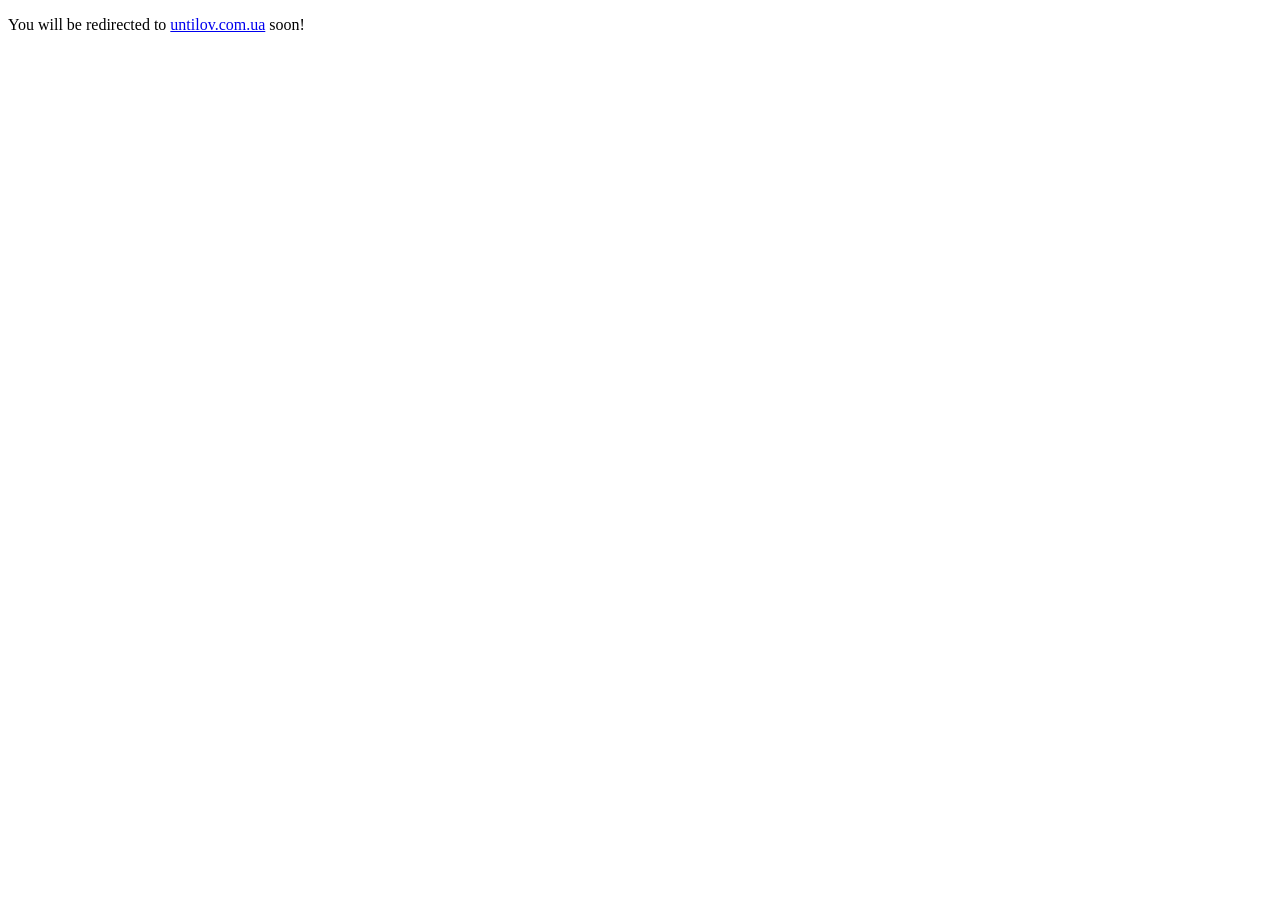
<file: index.html>
<!DOCTYPE html>
<html>
  <head>
    <meta http-equiv="refresh" content="7; url='https://untilov.com.ua'" />
  </head>
  <body>
    <p>You will be redirected to <a href="https://untilov.com.ua">untilov.com.ua</a> soon!</p>
  </body>
</html>
</file>
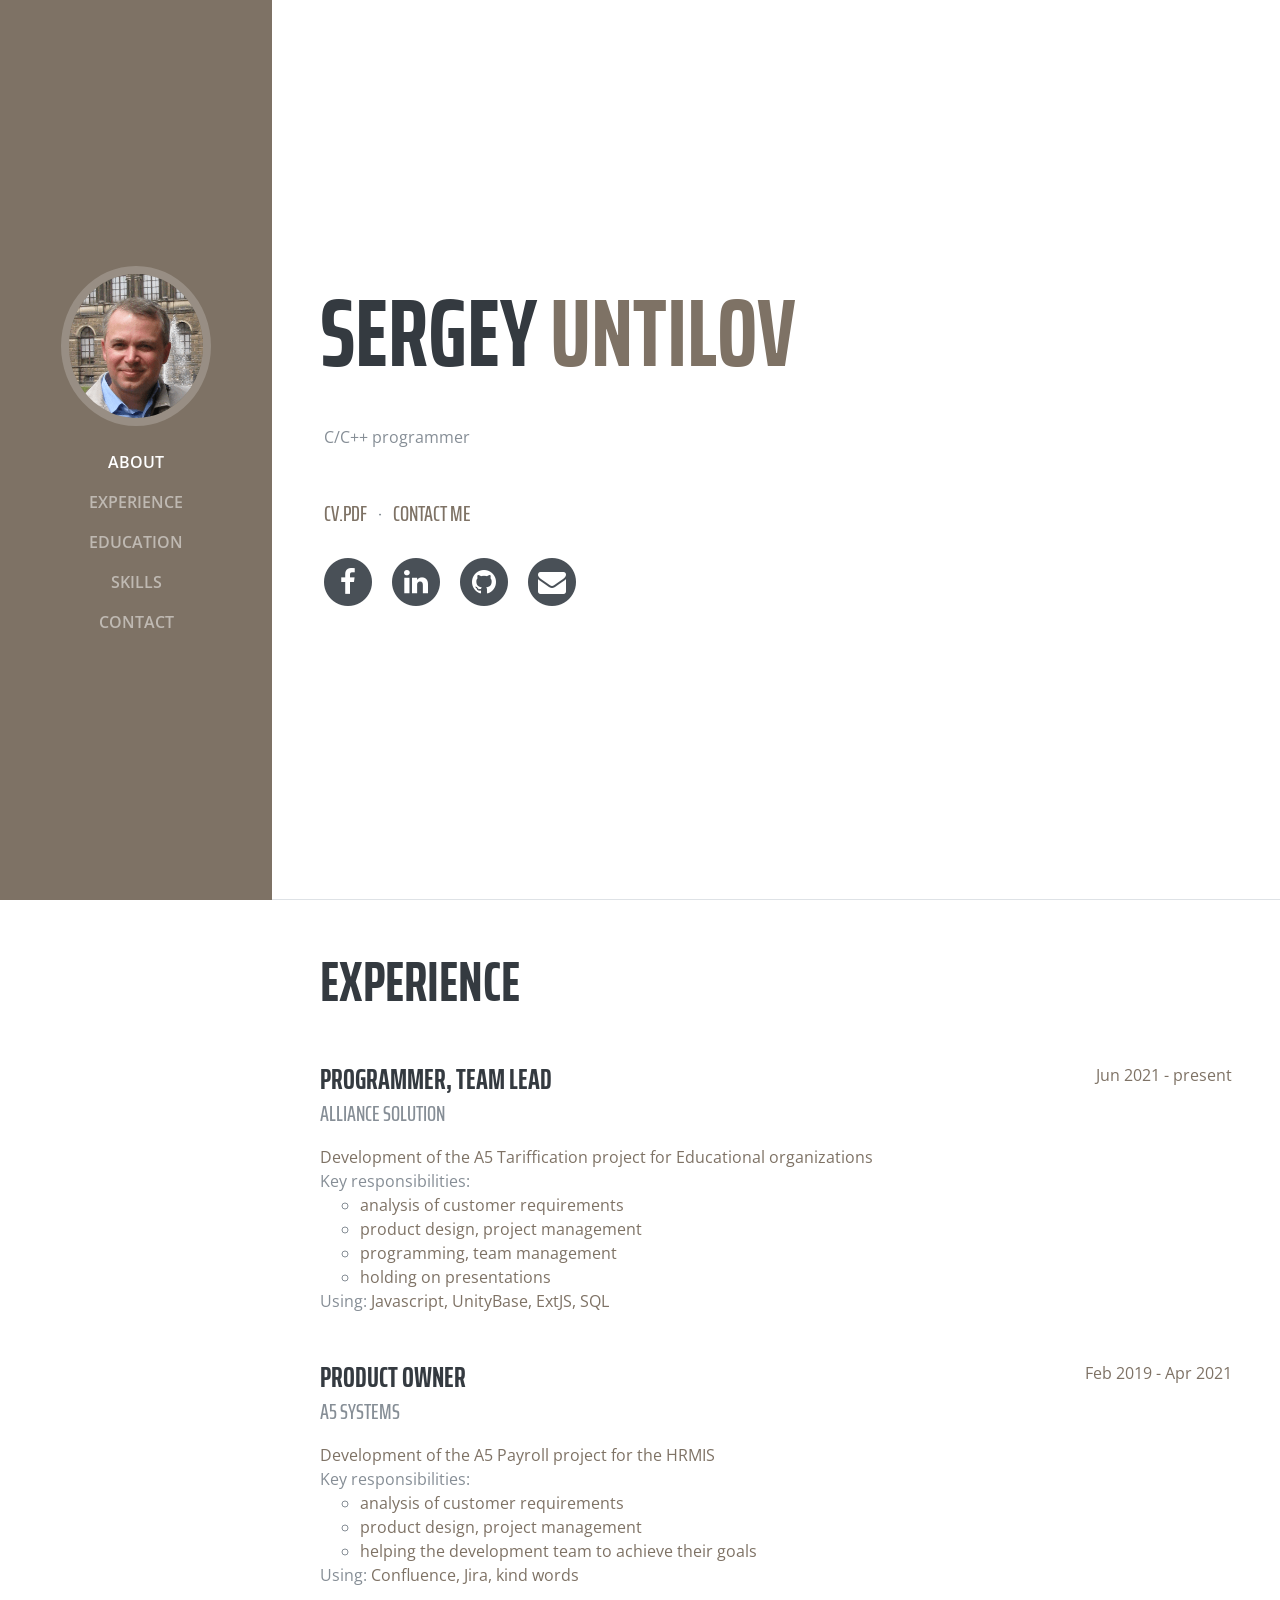
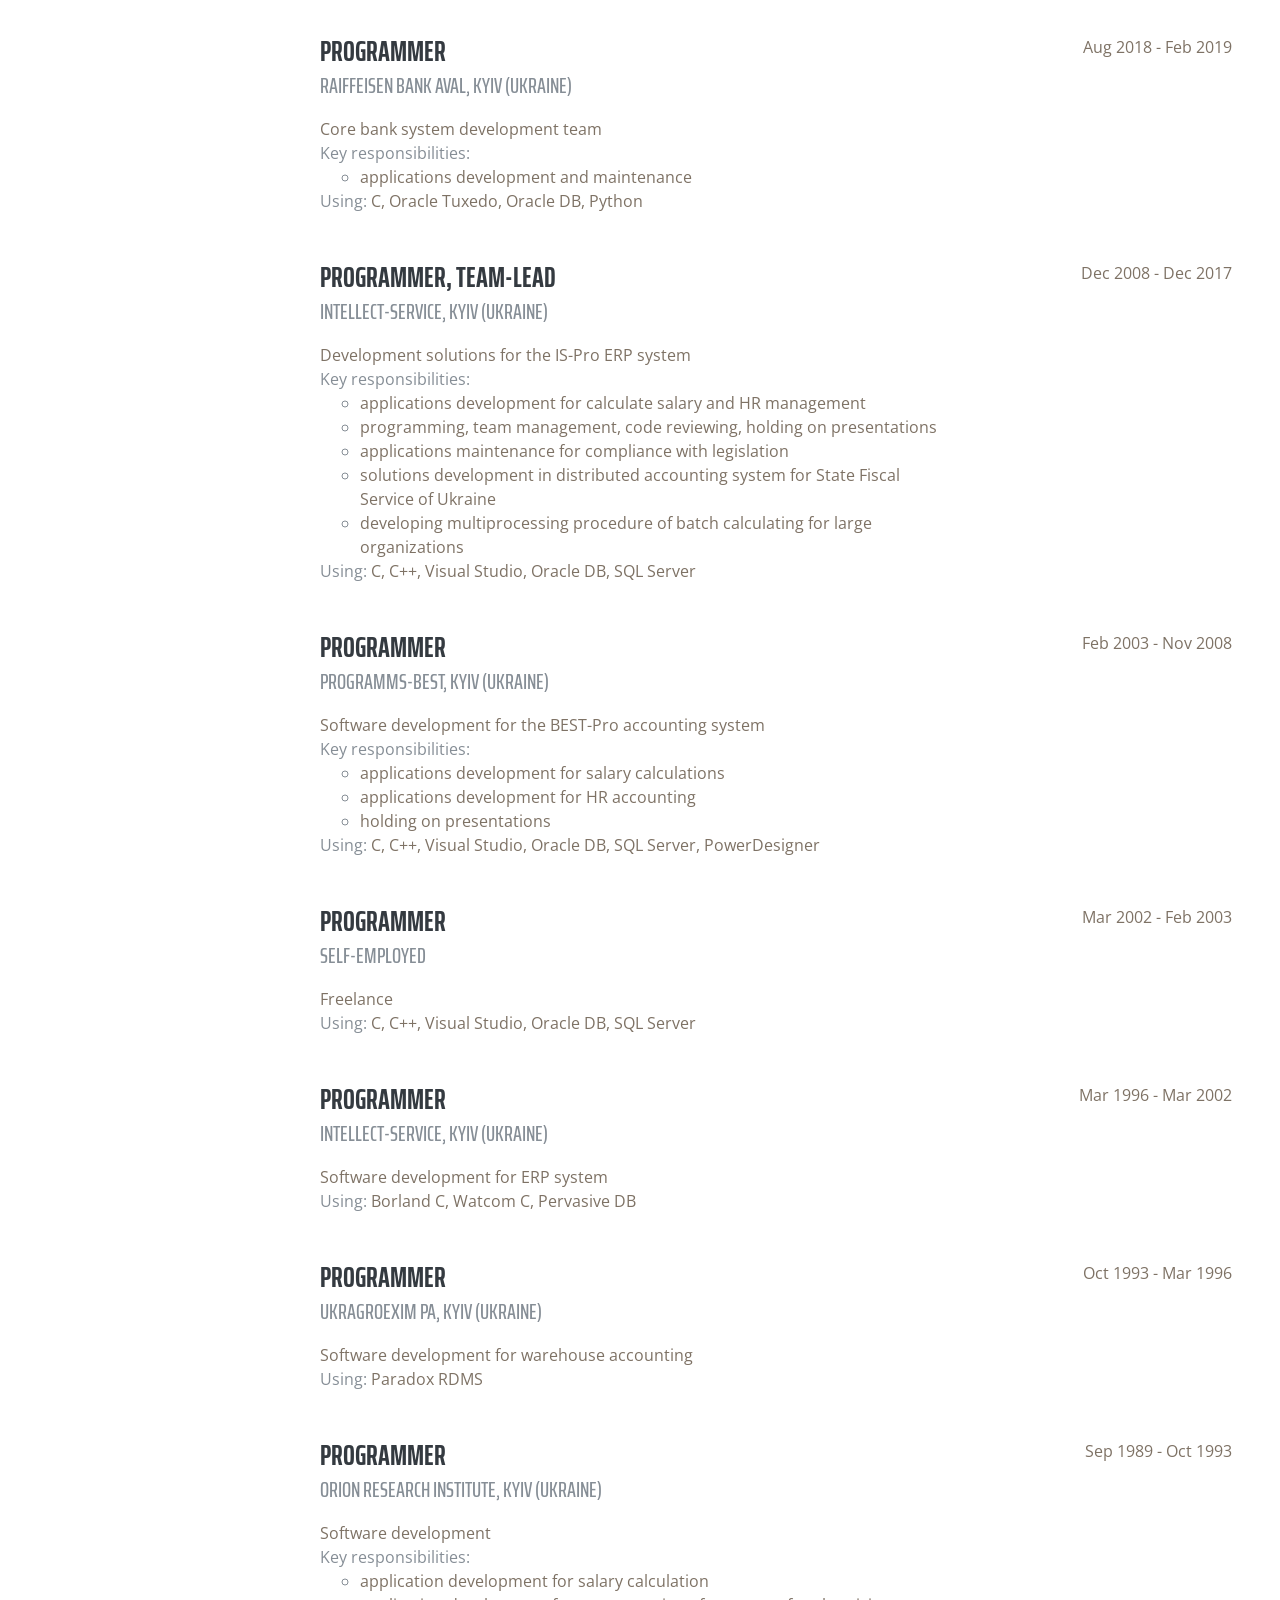
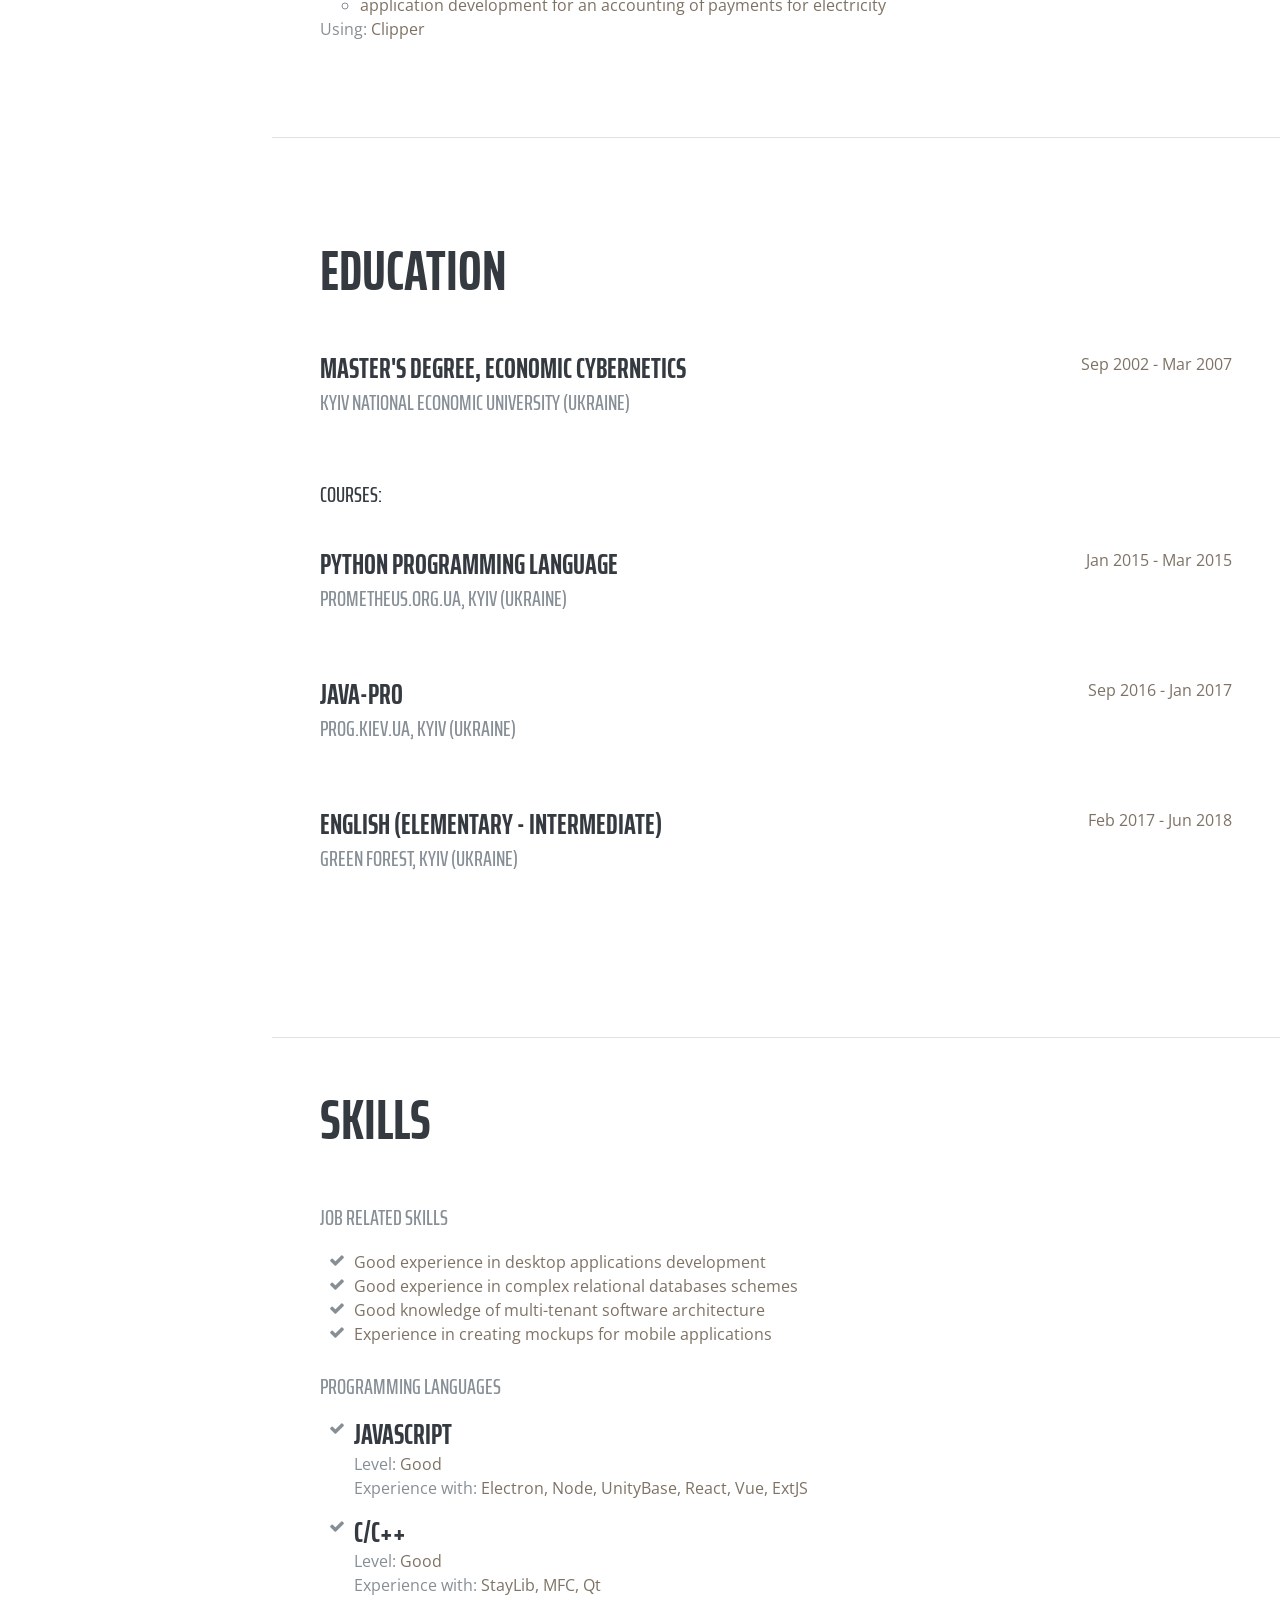
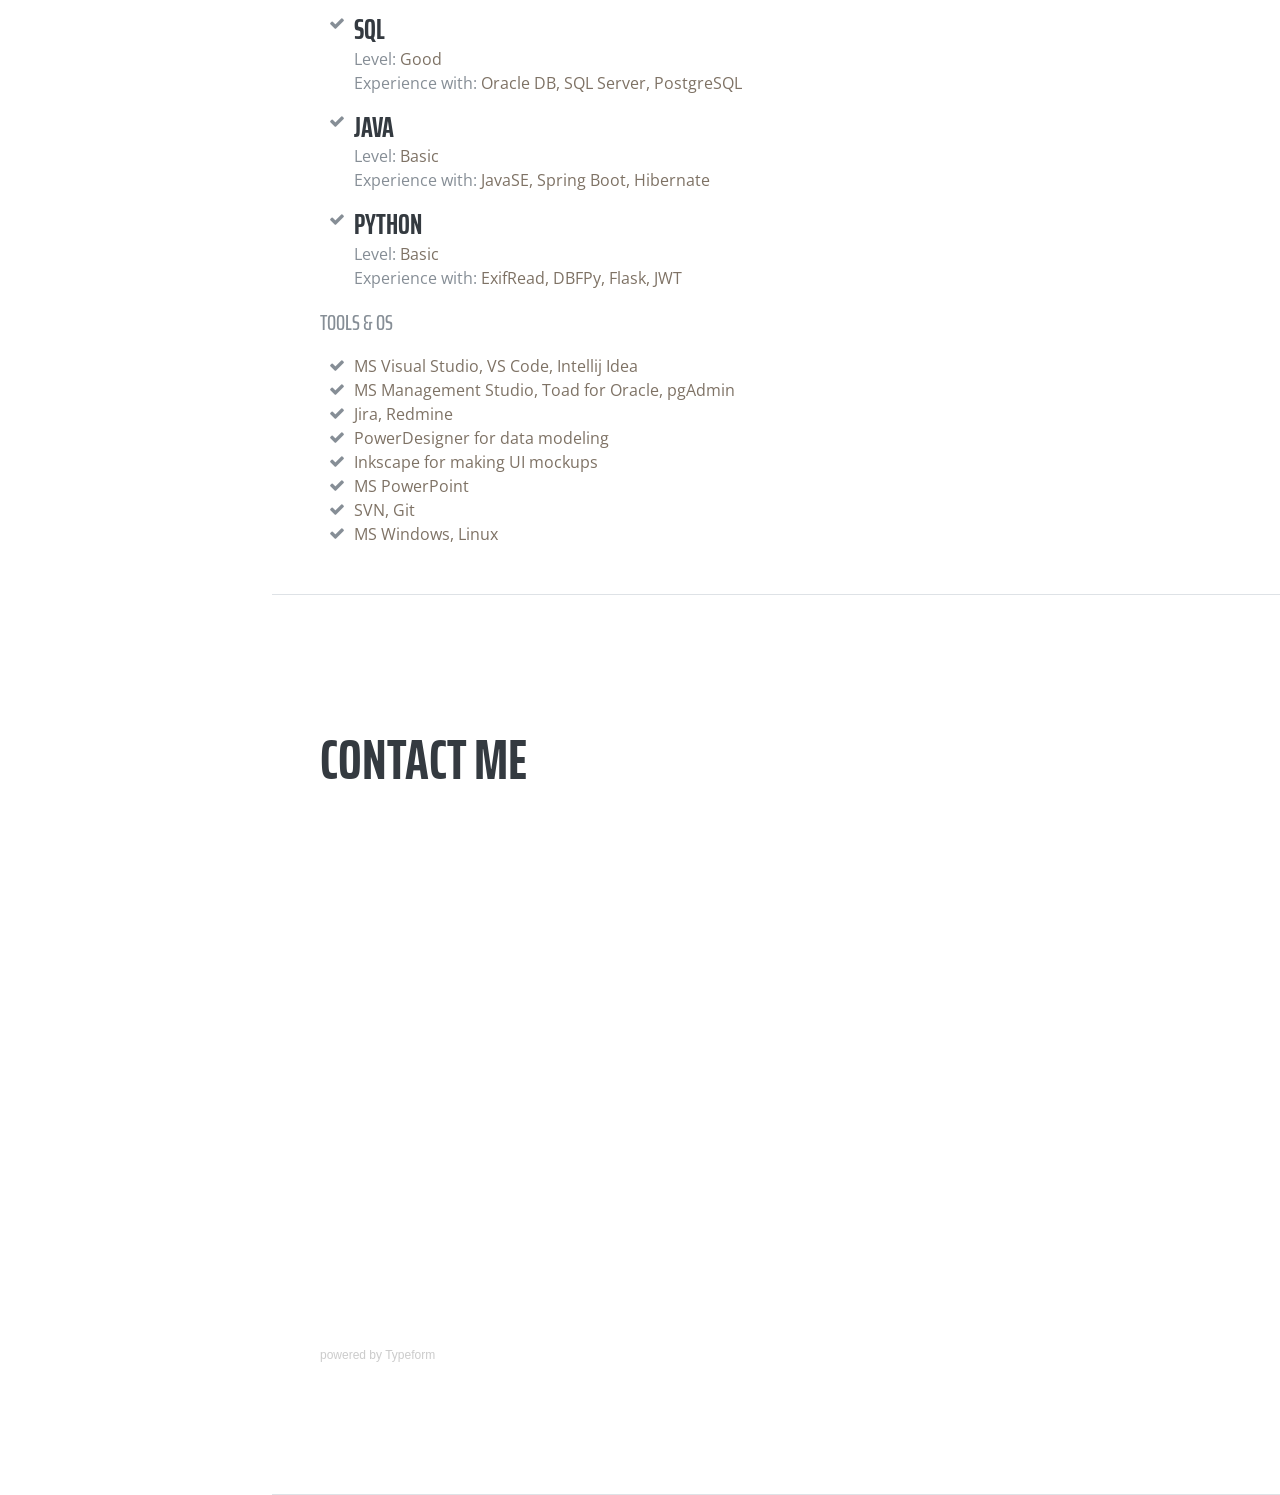
<file: index-before-redirect.html>
<!DOCTYPE html><html><head><meta charset="utf-8"><meta name="viewport" content="width=device-width,initial-scale=1"><meta name="description" content="CV: Sergey Untilov. C/C++ programmer"><meta name="author" content="Sergey Untilov"><title>Sergey Untilov</title><link href="https://fonts.googleapis.com/css?family=Saira+Extra+Condensed:100,200,300,400,500,600,700,800,900" rel="stylesheet"><link href="https://fonts.googleapis.com/css?family=Open+Sans:300,300i,400,400i,600,600i,700,700i,800,800i" rel="stylesheet"><script type="text/javascript" async="" src="https://www.google-analytics.com/analytics.js"></script><script type="text/javascript" async="" src="https://www.google-analytics.com/analytics.js"></script><script id="typef_orm" src="https://embed.typeform.com/embed.js"></script><script async="" src="https://www.googletagmanager.com/gtm.js?id=GTM-K4GFPJM"></script><script>(function(w,d,s,l,i){w[l]=w[l]||[];w[l].push({'gtm.start':
    new Date().getTime(),event:'gtm.js'});var f=d.getElementsByTagName(s)[0],
    j=d.createElement(s),dl=l!='dataLayer'?'&l='+l:'';j.async=true;j.src=
    'https://www.googletagmanager.com/gtm.js?id='+i+dl;f.parentNode.insertBefore(j,f);
    })(window,document,'script','dataLayer','GTM-K4GFPJM');</script><script async="" src="https://www.googletagmanager.com/gtag/js?id=UA-122577171-1"></script><script>window.dataLayer = window.dataLayer || [];
      function gtag(){dataLayer.push(arguments);}
      gtag('js', new Date());
      gtag('config', 'UA-122577171-1');</script><link rel="apple-touch-icon" sizes="57x57" href="/static/icons/apple-icon-57x57.png"><link rel="apple-touch-icon" sizes="60x60" href="/static/icons/apple-icon-60x60.png"><link rel="apple-touch-icon" sizes="72x72" href="/static/icons/apple-icon-72x72.png"><link rel="apple-touch-icon" sizes="76x76" href="/static/icons/apple-icon-76x76.png"><link rel="apple-touch-icon" sizes="114x114" href="/static/icons/apple-icon-114x114.png"><link rel="apple-touch-icon" sizes="120x120" href="/static/icons/apple-icon-120x120.png"><link rel="apple-touch-icon" sizes="144x144" href="/static/icons/apple-icon-144x144.png"><link rel="apple-touch-icon" sizes="152x152" href="/static/icons/apple-icon-152x152.png"><link rel="apple-touch-icon" sizes="180x180" href="/static/icons/apple-icon-180x180.png"><link rel="icon" type="image/png" sizes="192x192" href="/static/icons/android-icon-192x192.png"><link rel="icon" type="image/png" sizes="32x32" href="/static/icons/favicon-32x32.png"><link rel="icon" type="image/png" sizes="96x96" href="/static/icons/favicon-96x96.png"><link rel="icon" type="image/png" sizes="16x16" href="/static/icons/favicon-16x16.png"><link rel="manifest" href="/static/manifest.json"><meta name="msapplication-TileColor" content="#7E7265"><meta name="msapplication-TileImage" content="/static/icons/ms-icon-144x144.png"><meta name="theme-color" content="#7E7265"><meta name="google-site-verification" content="4tM4298CAxnBe1MMwkFOQWR-CspF3rhO7SQuJcDed5g"><link href="/static/css/app.71bca5055fd7ffff05094cd2f1d479e7.css" rel="stylesheet"><style data-styled="active" data-styled-version="5.1.1"></style></head><body id="page-top"><noscript><iframe src="https://www.googletagmanager.com/ns.html?id=GTM-K4GFPJM" height=0 width=0 style=display:none;visibility:hidden></iframe></noscript><div class="main-wrapper"><nav id="sideNav" class="navbar navbar-expand-lg navbar-dark bg-primary fixed-top"><a href="#page-top" class="navbar-brand js-scroll-trigger"><span class="d-block d-lg-none">Sergey Untilov</span> <span class="d-none d-lg-block"><img src="/static/img/profile.f9b3e99.png" alt="" class="img-fluid img-profile rounded-circle mx-auto mb-2"></span></a> <button type="button" data-toggle="collapse" data-target="#navbarSupportedContent" aria-controls="navbarSupportedContent" aria-expanded="false" aria-label="Toggle navigation" class="navbar-toggler"><span class="navbar-toggler-icon"></span></button> <div id="navbarSupportedContent" class="collapse navbar-collapse"><ul class="navbar-nav"><li class="nav-item"><a href="#about" class="nav-link js-scroll-trigger">About</a></li> <li class="nav-item"><a href="#experience" class="nav-link js-scroll-trigger">Experience</a></li> <li class="nav-item"><a href="#education" class="nav-link js-scroll-trigger">Education</a></li> <li class="nav-item"><a href="#skills" class="nav-link js-scroll-trigger">Skills</a></li> <li class="nav-item"><a href="#contact" class="nav-link js-scroll-trigger">Contact</a></li></ul></div></nav> <div class="container-fluid p-0"><section id="about" class="resume-section p-3 p-lg-5 d-flex d-column"><div class="my-auto"><h1 class="mb-0">Sergey
          <span class="text-primary">Untilov</span></h1> <div class="subheading mb-5"></div> <p class="mb-5 ml-1">C/C++ programmer</p> <div class="subheading mb-4 ml-1"><a href="/static/files/CV-Europass-Untilov-EN.pdf" download="" class="mr-2">CV.PDF
          </a> · <a href="#contact" class="ml-2">CONTACT ME</a></div> <ul class="list-inline list-social-icons mb-0"><li class="list-inline-item"><a href="https://www.facebook.com/s.untilov" target="_blank"><span class="fa-stack fa-lg"><i class="fa fa-circle fa-stack-2x"></i> <i class="fa fa-facebook fa-stack-1x fa-inverse"></i></span></a></li> <li class="list-inline-item"><a href="https://www.linkedin.com/in/sergeyuntilov" target="_blank"><span class="fa-stack fa-lg"><i class="fa fa-circle fa-stack-2x"></i> <i class="fa fa-linkedin fa-stack-1x fa-inverse"></i></span></a></li> <li class="list-inline-item"><a href="https://github.com/sergey-untilov" target="_blank"><span class="fa-stack fa-lg"><i class="fa fa-circle fa-stack-2x"></i> <i class="fa fa-github fa-stack-1x fa-inverse"></i></span></a></li> <li class="list-inline-item"><a href="mailto:s.untilov@gmail.com"><span class="fa-stack fa-lg"><i class="fa fa-circle fa-stack-2x"></i> <i class="fa fa-envelope fa-stack-1x fa-inverse"></i></span></a></li></ul></div></section> <section id="experience" class="resume-section p-3 p-lg-5 d-flex flex-column"><div class="my-auto"><h2 class="mb-5">Experience</h2> <ul id="experience_list" class="hide-bullets"><li><div class="resume-item d-flex flex-column flex-md-row mb-5"><div class="resume-content mr-auto"><h3 class="mb-0">Programmer, Team lead</h3> <div class="subheading mb-3">Alliance Solution</div> <span class="text-primary">Development of the A5 Tariffication project for Educational organizations</span> <div><div>Key responsibilities:</div> <ul id="responsibilities"><li><span class="text-primary">analysis of customer requirements</span></li><li><span class="text-primary">product design, project management</span></li><li><span class="text-primary">programming, team management</span></li><li><span class="text-primary">holding on presentations</span></li></ul></div>
                Using: <span class="text-primary">Javascript, UnityBase, ExtJS, SQL</span></div> <div class="resume-date text-md-right"><span class="text-primary">Jun 2021 - present</span></div></div></li><li><div class="resume-item d-flex flex-column flex-md-row mb-5"><div class="resume-content mr-auto"><h3 class="mb-0">Product owner</h3> <div class="subheading mb-3">A5 Systems</div> <span class="text-primary">Development of the A5 Payroll project for the HRMIS</span> <div><div>Key responsibilities:</div> <ul id="responsibilities"><li><span class="text-primary">analysis of customer requirements</span></li><li><span class="text-primary">product design, project management</span></li><li><span class="text-primary">helping the development team to achieve their goals</span></li></ul></div>
                Using: <span class="text-primary">Confluence, Jira, kind words</span></div> <div class="resume-date text-md-right"><span class="text-primary">Feb 2019 - Apr 2021</span></div></div></li><li><div class="resume-item d-flex flex-column flex-md-row mb-5"><div class="resume-content mr-auto"><h3 class="mb-0">Programmer</h3> <div class="subheading mb-3">Raiffeisen Bank Aval, Kyiv (Ukraine)</div> <span class="text-primary">Core bank system development team</span> <div><div>Key responsibilities:</div> <ul id="responsibilities"><li><span class="text-primary">applications development and maintenance</span></li></ul></div>
                Using: <span class="text-primary">C, Oracle Tuxedo, Oracle DB, Python</span></div> <div class="resume-date text-md-right"><span class="text-primary">Aug 2018 - Feb 2019</span></div></div></li><li><div class="resume-item d-flex flex-column flex-md-row mb-5"><div class="resume-content mr-auto"><h3 class="mb-0">Programmer, team-lead</h3> <div class="subheading mb-3">Intellect-Service, Kyiv (Ukraine)</div> <span class="text-primary">Development solutions for the IS-Pro ERP system</span> <div><div>Key responsibilities:</div> <ul id="responsibilities"><li><span class="text-primary">applications development for calculate salary and HR management</span></li><li><span class="text-primary">programming, team management, code reviewing, holding on presentations</span></li><li><span class="text-primary">applications maintenance for compliance with legislation</span></li><li><span class="text-primary">solutions development in distributed accounting system for State Fiscal Service of Ukraine</span></li><li><span class="text-primary">developing multiprocessing procedure of batch calculating for large organizations</span></li></ul></div>
                Using: <span class="text-primary">C, C++, Visual Studio, Oracle DB, SQL Server</span></div> <div class="resume-date text-md-right"><span class="text-primary">Dec 2008 - Dec 2017</span></div></div></li><li><div class="resume-item d-flex flex-column flex-md-row mb-5"><div class="resume-content mr-auto"><h3 class="mb-0">Programmer</h3> <div class="subheading mb-3">Programms-BEST, Kyiv (Ukraine)</div> <span class="text-primary">Software development for the BEST-Pro accounting system</span> <div><div>Key responsibilities:</div> <ul id="responsibilities"><li><span class="text-primary">applications development for salary calculations</span></li><li><span class="text-primary">applications development for HR accounting</span></li><li><span class="text-primary">holding on presentations</span></li></ul></div>
                Using: <span class="text-primary">C, C++, Visual Studio, Oracle DB, SQL Server, PowerDesigner</span></div> <div class="resume-date text-md-right"><span class="text-primary">Feb 2003 - Nov 2008</span></div></div></li><li><div class="resume-item d-flex flex-column flex-md-row mb-5"><div class="resume-content mr-auto"><h3 class="mb-0">Programmer</h3> <div class="subheading mb-3">Self-employed</div> <span class="text-primary">Freelance</span> <div><!----> <ul id="responsibilities"></ul></div>
                Using: <span class="text-primary">C, C++, Visual Studio, Oracle DB, SQL Server</span></div> <div class="resume-date text-md-right"><span class="text-primary">Mar 2002 - Feb 2003</span></div></div></li><li><div class="resume-item d-flex flex-column flex-md-row mb-5"><div class="resume-content mr-auto"><h3 class="mb-0">Programmer</h3> <div class="subheading mb-3">Intellect-Service, Kyiv (Ukraine)</div> <span class="text-primary">Software development for ERP system</span> <div><!----> <ul id="responsibilities"></ul></div>
                Using: <span class="text-primary">Borland C, Watcom C, Pervasive DB</span></div> <div class="resume-date text-md-right"><span class="text-primary">Mar 1996 - Mar 2002</span></div></div></li><li><div class="resume-item d-flex flex-column flex-md-row mb-5"><div class="resume-content mr-auto"><h3 class="mb-0">Programmer</h3> <div class="subheading mb-3">UkrAgroExim PA, Kyiv (Ukraine)</div> <span class="text-primary">Software development for warehouse accounting</span> <div><!----> <ul id="responsibilities"></ul></div>
                Using: <span class="text-primary">Paradox RDMS</span></div> <div class="resume-date text-md-right"><span class="text-primary">Oct 1993 - Mar 1996</span></div></div></li><li><div class="resume-item d-flex flex-column flex-md-row mb-5"><div class="resume-content mr-auto"><h3 class="mb-0">Programmer</h3> <div class="subheading mb-3">Orion Research Institute, Kyiv (Ukraine)</div> <span class="text-primary">Software development</span> <div><div>Key responsibilities:</div> <ul id="responsibilities"><li><span class="text-primary">application development&nbsp;for salary calculation</span></li><li><span class="text-primary">application development for an&nbsp;accounting of payments for electricity</span></li></ul></div>
                Using: <span class="text-primary">Clipper</span></div> <div class="resume-date text-md-right"><span class="text-primary">Sep 1989 - Oct 1993</span></div></div></li></ul></div></section> <section id="education" class="resume-section p-3 p-lg-5 d-flex flex-column"><div class="my-auto"><h2 class="mb-5">Education</h2> <div class="resume-item d-flex flex-column flex-md-row mb-5"><div class="resume-content mr-auto"><h3 class="mb-0">Master's degree, Economic Cybernetics</h3> <div class="subheading mb-3">Kyiv National Economic University (Ukraine)</div></div> <div class="resume-date text-md-right"><span class="text-primary">Sep 2002 - Mar 2007</span></div></div> <h4 class="subheading mb-3">Courses:</h4> <br> <ul id="courses_list" class="hide-bullets"><li><div class="resume-item d-flex flex-column flex-md-row mb-5"><div class="resume-content mr-auto"><h3 class="mb-0">Python programming language</h3> <div class="subheading mb-3">prometheus.org.ua, Kyiv (Ukraine)</div></div> <div class="resume-date text-md-right"><span class="text-primary">Jan 2015 - Mar 2015</span></div></div></li><li><div class="resume-item d-flex flex-column flex-md-row mb-5"><div class="resume-content mr-auto"><h3 class="mb-0">Java-Pro</h3> <div class="subheading mb-3">Prog.kiev.ua, Kyiv (Ukraine)</div></div> <div class="resume-date text-md-right"><span class="text-primary">Sep 2016 - Jan 2017</span></div></div></li><li><div class="resume-item d-flex flex-column flex-md-row mb-5"><div class="resume-content mr-auto"><h3 class="mb-0">English (elementary - intermediate)</h3> <div class="subheading mb-3">Green Forest, Kyiv (Ukraine)</div></div> <div class="resume-date text-md-right"><span class="text-primary">Feb 2017 - Jun 2018</span></div></div></li></ul></div></section> <section id="skills" class="resume-section p-3 p-lg-5 d-flex flex-column"><div class="my-auto"><h2 class="mb-5">Skills</h2> <div class="subheading mb-3">Job related skills</div> <ul class="fa-ul mb-0 hide-bullets"><li><i class="fa-li fa fa-check"></i> <span class="text-primary">Good experience in desktop applications development</span></li><li><i class="fa-li fa fa-check"></i> <span class="text-primary">Good experience in complex relational databases schemes</span></li><li><i class="fa-li fa fa-check"></i> <span class="text-primary">Good knowledge of multi-tenant software architecture</span></li><li><i class="fa-li fa fa-check"></i> <span class="text-primary">Experience in creating mockups for mobile applications</span></li></ul> <br> <div class="subheading mb-3">Programming Languages</div> <ul class="fa-ul mb-0 hide-bullets"><li><i class="fa-li fa fa-check"></i> <h3 class="mb-0">JavaScript</h3>
            Level: <span class="text-primary">Good</span> <p>Experience with: <span class="text-primary">Electron, Node, UnityBase, React, Vue, ExtJS</span></p></li><li><i class="fa-li fa fa-check"></i> <h3 class="mb-0">C/C++</h3>
            Level: <span class="text-primary">Good</span> <p>Experience with: <span class="text-primary">StayLib, MFC, Qt</span></p></li><li><i class="fa-li fa fa-check"></i> <h3 class="mb-0">SQL</h3>
            Level: <span class="text-primary">Good</span> <p>Experience with: <span class="text-primary">Oracle DB, SQL Server, PostgreSQL</span></p></li><li><i class="fa-li fa fa-check"></i> <h3 class="mb-0">Java</h3>
            Level: <span class="text-primary">Basic</span> <p>Experience with: <span class="text-primary">JavaSE, Spring Boot, Hibernate</span></p></li><li><i class="fa-li fa fa-check"></i> <h3 class="mb-0">Python</h3>
            Level: <span class="text-primary">Basic</span> <p>Experience with: <span class="text-primary">ExifRead, DBFPy, Flask, JWT</span></p></li></ul> <div class="subheading mb-3">Tools &amp; OS</div> <ul class="fa-ul mb-0 hide-bullets"><li><i class="fa-li fa fa-check"></i> <span class="text-primary">MS Visual Studio, VS Code, Intellij Idea</span></li><li><i class="fa-li fa fa-check"></i> <span class="text-primary">MS Management Studio, Toad for Oracle, pgAdmin</span></li><li><i class="fa-li fa fa-check"></i> <span class="text-primary">Jira, Redmine</span></li><li><i class="fa-li fa fa-check"></i> <span class="text-primary">PowerDesigner for data modeling</span></li><li><i class="fa-li fa fa-check"></i> <span class="text-primary">Inkscape for making UI mockups</span></li><li><i class="fa-li fa fa-check"></i> <span class="text-primary">MS PowerPoint</span></li><li><i class="fa-li fa fa-check"></i> <span class="text-primary">SVN, Git</span></li><li><i class="fa-li fa fa-check"></i> <span class="text-primary">MS Windows, Linux</span></li></ul></div></section> <section id="contact" class="resume-section p-3 p-lg-5 d-flex flex-column"><div class="my-auto"><h2 class="mb-5">Contact me</h2> <div data-url="https://sergeyuntilov.typeform.com/to/r9BRJ3" class="typeform-widget" style="width: 100%; height: 500px;"><div class="widget__WidgetWrapper-sc-1rxjz1n-0 NwqzB"><div class="widget__IframeWrapper-sc-1rxjz1n-2 cKLpKc"><iframe frameborder="0" height="100%" src="https://sergeyuntilov.typeform.com/to/r9BRJ3?typeform-embed=embed-widget&amp;typeform-source=localhost&amp;typeform-medium=embed-sdk&amp;typeform-embed-id=t655r" width="100%" allow="camera; microphone; autoplay; encrypted-media; fullscreen;" data-qa="iframe" title="typeform-embed" style="border: 0px; transform: rotateZ(0deg);"></iframe></div></div></div> <div style="font-family: sans-serif; font-size: 12px; color: rgb(153, 153, 153); opacity: 0.5; padding-top: 5px;">
              powered by
              <a href="https://admin.typeform.com/signup?utm_campaign=r9BRJ3&amp;utm_source=typeform.com-12347014-Basic&amp;utm_medium=typeform&amp;utm_content=typeform-embedded-poweredbytypeform&amp;utm_term=EN" target="_blank" style="color: rgb(153, 153, 153);">Typeform</a></div></div></section></div></div><script type="text/javascript" src="/static/js/manifest.2ae2e69a05c33dfc65f8.js"></script><script type="text/javascript" src="/static/js/vendor.700bb81cd295bfb998b9.js"></script><script type="text/javascript" src="/static/js/app.f923ae471b291389c970.js"></script><script>(function() {
      var qs, js, q, s, d=document, gi=d.getElementById, ce=d.createElement,
          gt=d.getElementsByTagName, id="typef_orm",
          b="https://embed.typeform.com/";
      if(!gi.call(d,id)) {
        js=ce.call(d,"script");
        js.id=id;
        js.src=b+"embed.js";
        q=gt.call(d,"script")[0];
        q.parentNode.insertBefore(js,q);
      }
    })()</script><div></div></body></html>
</file>
